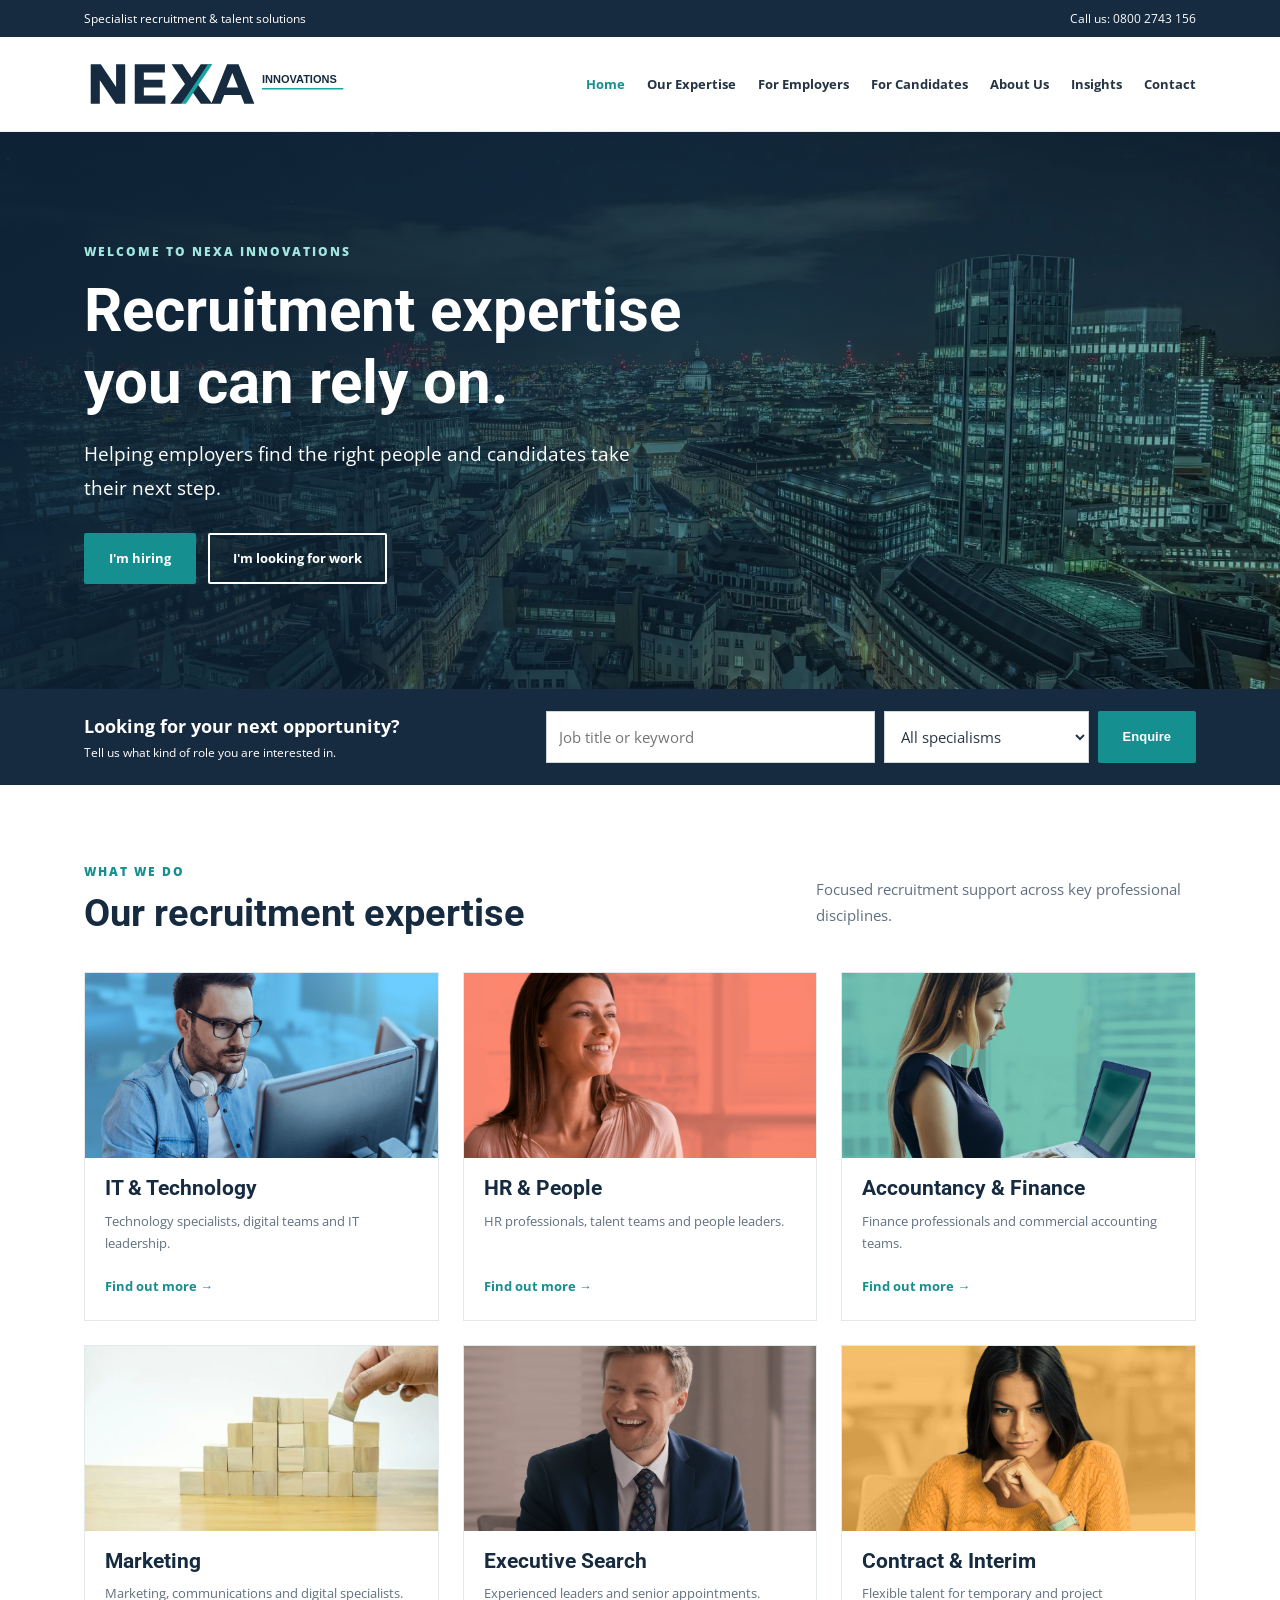
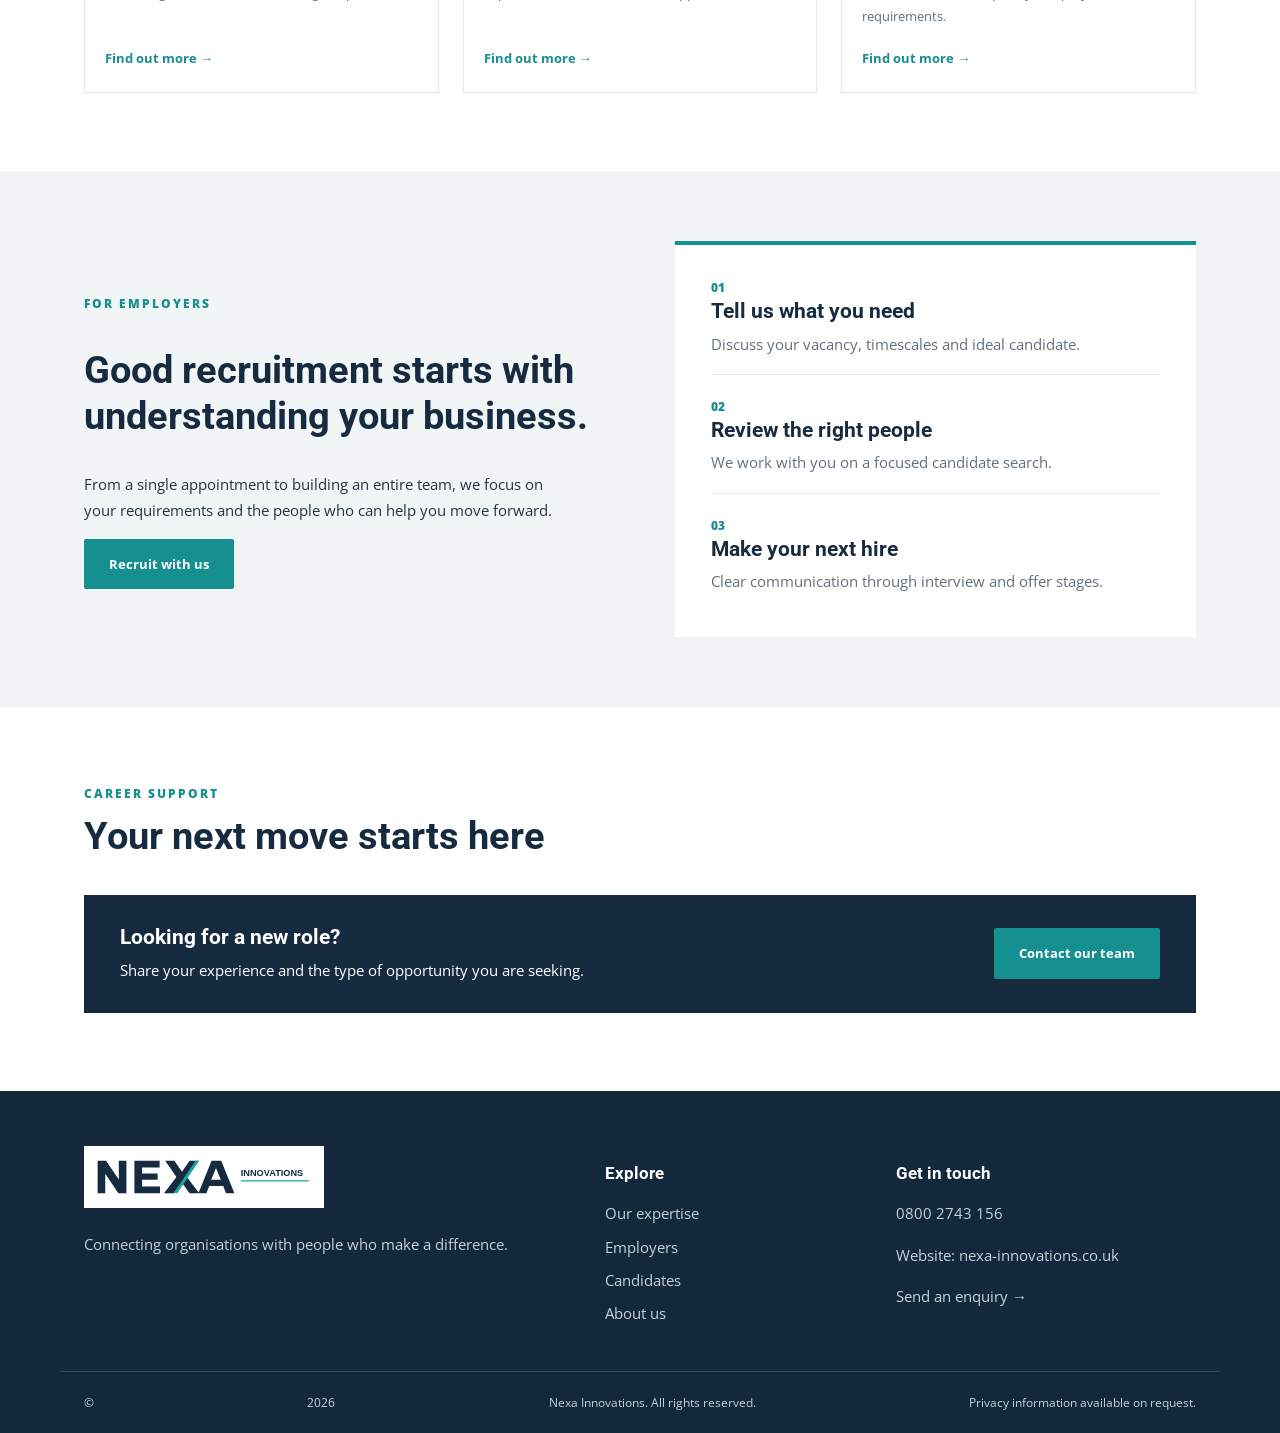
<file: index.html>
<!doctype html><html lang="en-GB"><head><meta charset="utf-8"><meta name="viewport" content="width=device-width, initial-scale=1"><title>Home | Nexa Innovations</title><meta name="description" content="Nexa Innovations – specialist recruitment and talent solutions across IT, HR, accountancy, marketing and executive roles."><link rel="icon" href="/assets/favicon.svg" type="image/svg+xml"><link rel="stylesheet" href="/assets/style.css"></head><body><div class="top"><div class="wrap"><span>Specialist recruitment & talent solutions</span><a href="tel:08002743156">Call us: 0800 2743 156</a></div></div><header><div class="wrap header"><a href="/" aria-label="Nexa Innovations home"><img class="logo" src="/assets/logo.svg" alt="Nexa Innovations"></a><button class="menu" aria-label="Toggle navigation" aria-expanded="false">☰ Menu</button><nav id="nav"><a href="/" class="active">Home</a><a href="/expertise" class="">Our Expertise</a><a href="/employers" class="">For Employers</a><a href="/candidates" class="">For Candidates</a><a href="/about" class="">About Us</a><a href="/insights" class="">Insights</a><a href="/contact" class="">Contact</a></nav></div></header><main><section class="hero"><div class="herooverlay"><div class="wrap"><span class="eyebrow light">WELCOME TO NEXA INNOVATIONS</span><h1>Recruitment expertise<br>you can rely on.</h1><p>Helping employers find the right people and candidates take their next step.</p><div class="buttons"><a class="btn" href="/employers">I'm hiring</a><a class="btn outline" href="/candidates">I'm looking for work</a></div></div></div></section><section class="searchband"><div class="wrap"><div><strong>Looking for your next opportunity?</strong><span>Tell us what kind of role you are interested in.</span></div><form id="roleSearch"><input name="role" aria-label="Job title or keyword" placeholder="Job title or keyword"><select name="sector" aria-label="Sector"><option value="">All specialisms</option><option>IT & Technology</option><option>HR & People</option><option>Accountancy & Finance</option><option>Marketing</option><option>Executive Search</option></select><button class="btn" type="submit">Enquire</button></form></div></section><section class="section wrap"><div class="sectionhead"><div><span class="eyebrow">WHAT WE DO</span><h2>Our recruitment expertise</h2></div><p>Focused recruitment support across key professional disciplines.</p></div><div class="grid"><a class="card" href="/expertise"><img src="/images/it.png" alt=""><div class="cardbody"><h3>IT & Technology</h3><p>Technology specialists, digital teams and IT leadership.</p><span class="textlink">Find out more →</span></div></a><a class="card" href="/expertise"><img src="/images/hr.png" alt=""><div class="cardbody"><h3>HR & People</h3><p>HR professionals, talent teams and people leaders.</p><span class="textlink">Find out more →</span></div></a><a class="card" href="/expertise"><img src="/images/accountancy.png" alt=""><div class="cardbody"><h3>Accountancy & Finance</h3><p>Finance professionals and commercial accounting teams.</p><span class="textlink">Find out more →</span></div></a><a class="card" href="/expertise"><img src="/images/marketing.jpg" alt=""><div class="cardbody"><h3>Marketing</h3><p>Marketing, communications and digital specialists.</p><span class="textlink">Find out more →</span></div></a><a class="card" href="/expertise"><img src="/images/executive.png" alt=""><div class="cardbody"><h3>Executive Search</h3><p>Experienced leaders and senior appointments.</p><span class="textlink">Find out more →</span></div></a><a class="card" href="/expertise"><img src="/images/contract.jpg" alt=""><div class="cardbody"><h3>Contract & Interim</h3><p>Flexible talent for temporary and project requirements.</p><span class="textlink">Find out more →</span></div></a></div></section><section class="split"><div class="wrap splitgrid"><div><span class="eyebrow">FOR EMPLOYERS</span><h2>Good recruitment starts with understanding your business.</h2><p>From a single appointment to building an entire team, we focus on your requirements and the people who can help you move forward.</p><a class="btn" href="/employers">Recruit with us</a></div><div class="panel"><span class="big">01</span><h3>Tell us what you need</h3><p>Discuss your vacancy, timescales and ideal candidate.</p><hr><span class="big">02</span><h3>Review the right people</h3><p>We work with you on a focused candidate search.</p><hr><span class="big">03</span><h3>Make your next hire</h3><p>Clear communication through interview and offer stages.</p></div></div></section><section class="section wrap"><div class="sectionhead"><div><span class="eyebrow">CAREER SUPPORT</span><h2>Your next move starts here</h2></div></div><div class="callout"><div><h3>Looking for a new role?</h3><p>Share your experience and the type of opportunity you are seeking.</p></div><a class="btn" href="/candidates">Contact our team</a></div></section></main><footer><div class="wrap footgrid"><div><img class="footlogo" src="/assets/logo.svg" alt="Nexa Innovations"><p>Connecting organisations with people who make a difference.</p></div><div><h3>Explore</h3><a href="/expertise">Our expertise</a><a href="/employers">Employers</a><a href="/candidates">Candidates</a><a href="/about">About us</a></div><div><h3>Get in touch</h3><a href="tel:08002743156">0800 2743 156</a><p>Website: nexa-innovations.co.uk</p><a href="/contact">Send an enquiry →</a></div></div><div class="wrap bottom">© <span id="year"></span> Nexa Innovations. All rights reserved. <span>Privacy information available on request.</span></div></footer><script src="/assets/script.js"></script></body></html>
</file>
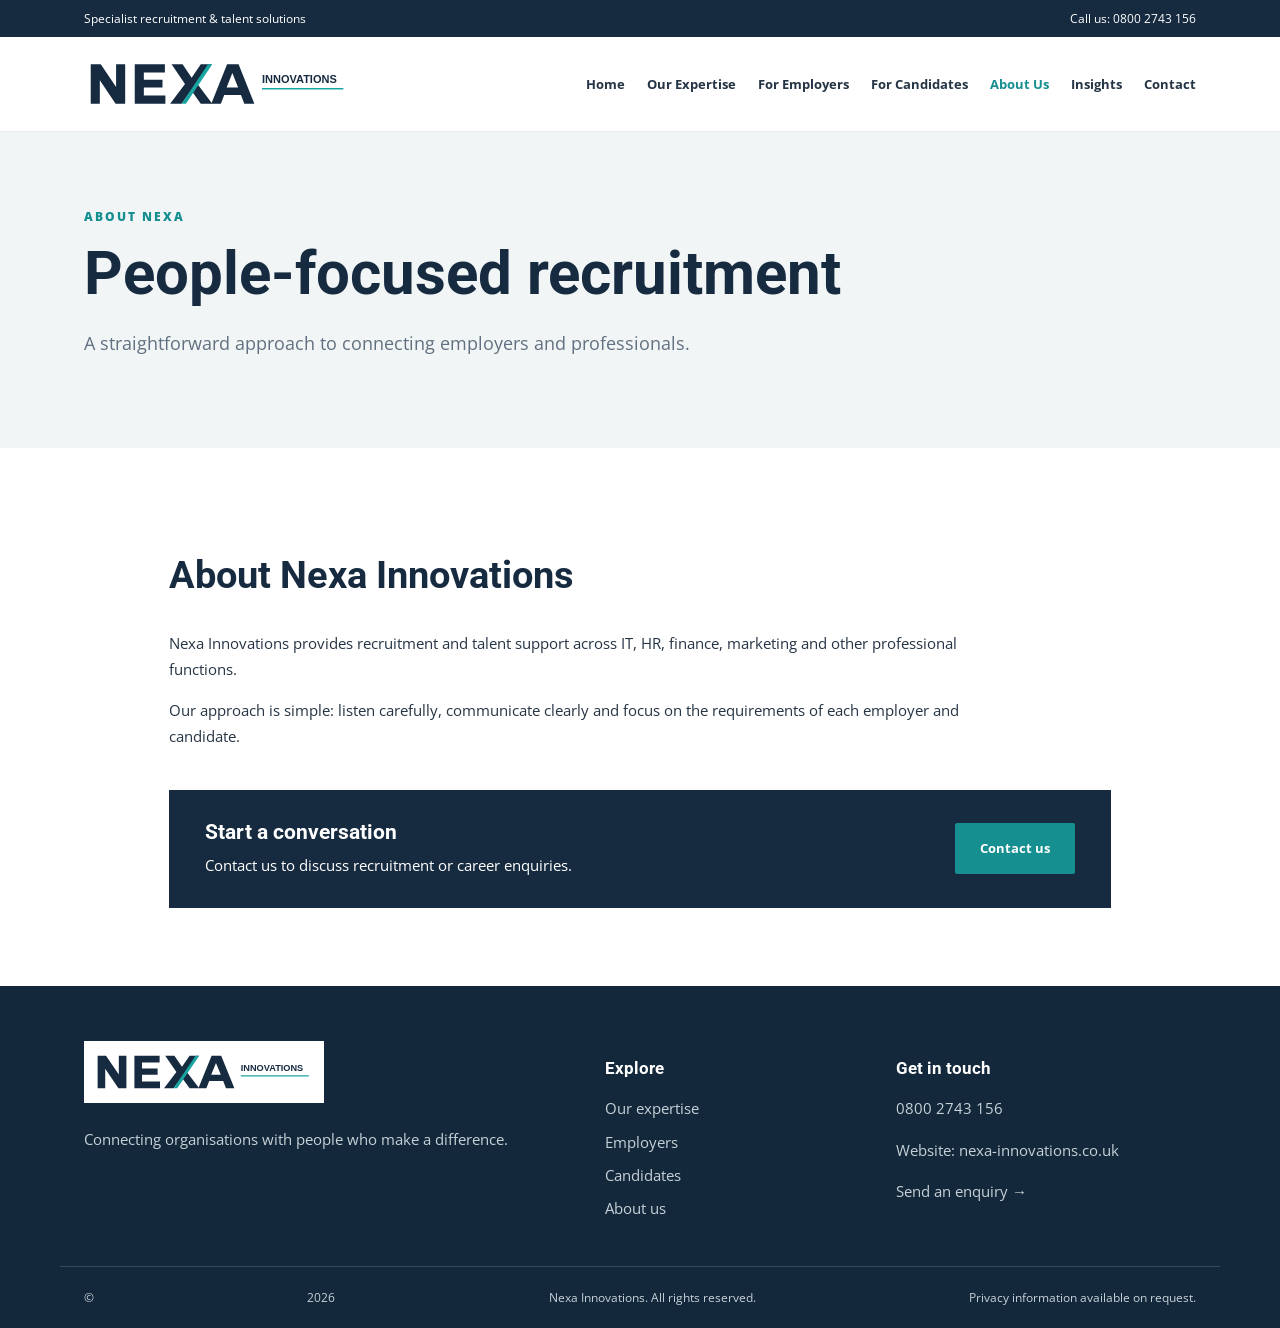
<file: about.html>
<!doctype html><html lang="en-GB"><head><meta charset="utf-8"><meta name="viewport" content="width=device-width, initial-scale=1"><title>About Us | Nexa Innovations</title><meta name="description" content="Nexa Innovations – specialist recruitment and talent solutions across IT, HR, accountancy, marketing and executive roles."><link rel="icon" href="/assets/favicon.svg" type="image/svg+xml"><link rel="stylesheet" href="/assets/style.css"></head><body><div class="top"><div class="wrap"><span>Specialist recruitment & talent solutions</span><a href="tel:08002743156">Call us: 0800 2743 156</a></div></div><header><div class="wrap header"><a href="/" aria-label="Nexa Innovations home"><img class="logo" src="/assets/logo.svg" alt="Nexa Innovations"></a><button class="menu" aria-label="Toggle navigation" aria-expanded="false">☰ Menu</button><nav id="nav"><a href="/" class="">Home</a><a href="/expertise" class="">Our Expertise</a><a href="/employers" class="">For Employers</a><a href="/candidates" class="">For Candidates</a><a href="/about" class="active">About Us</a><a href="/insights" class="">Insights</a><a href="/contact" class="">Contact</a></nav></div></header><main><section class="pagehero"><div class="wrap"><span class="eyebrow">ABOUT NEXA</span><h1>People-focused recruitment</h1><p>A straightforward approach to connecting employers and professionals.</p></div></section><section class="section wrap narrow"><h2>About Nexa Innovations</h2><p>Nexa Innovations provides recruitment and talent support across IT, HR, finance, marketing and other professional functions.</p><p>Our approach is simple: listen carefully, communicate clearly and focus on the requirements of each employer and candidate.</p><div class="callout spaced"><div><h3>Start a conversation</h3><p>Contact us to discuss recruitment or career enquiries.</p></div><a class="btn" href="/contact">Contact us</a></div></section></main><footer><div class="wrap footgrid"><div><img class="footlogo" src="/assets/logo.svg" alt="Nexa Innovations"><p>Connecting organisations with people who make a difference.</p></div><div><h3>Explore</h3><a href="/expertise">Our expertise</a><a href="/employers">Employers</a><a href="/candidates">Candidates</a><a href="/about">About us</a></div><div><h3>Get in touch</h3><a href="tel:08002743156">0800 2743 156</a><p>Website: nexa-innovations.co.uk</p><a href="/contact">Send an enquiry →</a></div></div><div class="wrap bottom">© <span id="year"></span> Nexa Innovations. All rights reserved. <span>Privacy information available on request.</span></div></footer><script src="/assets/script.js"></script></body></html>
</file>
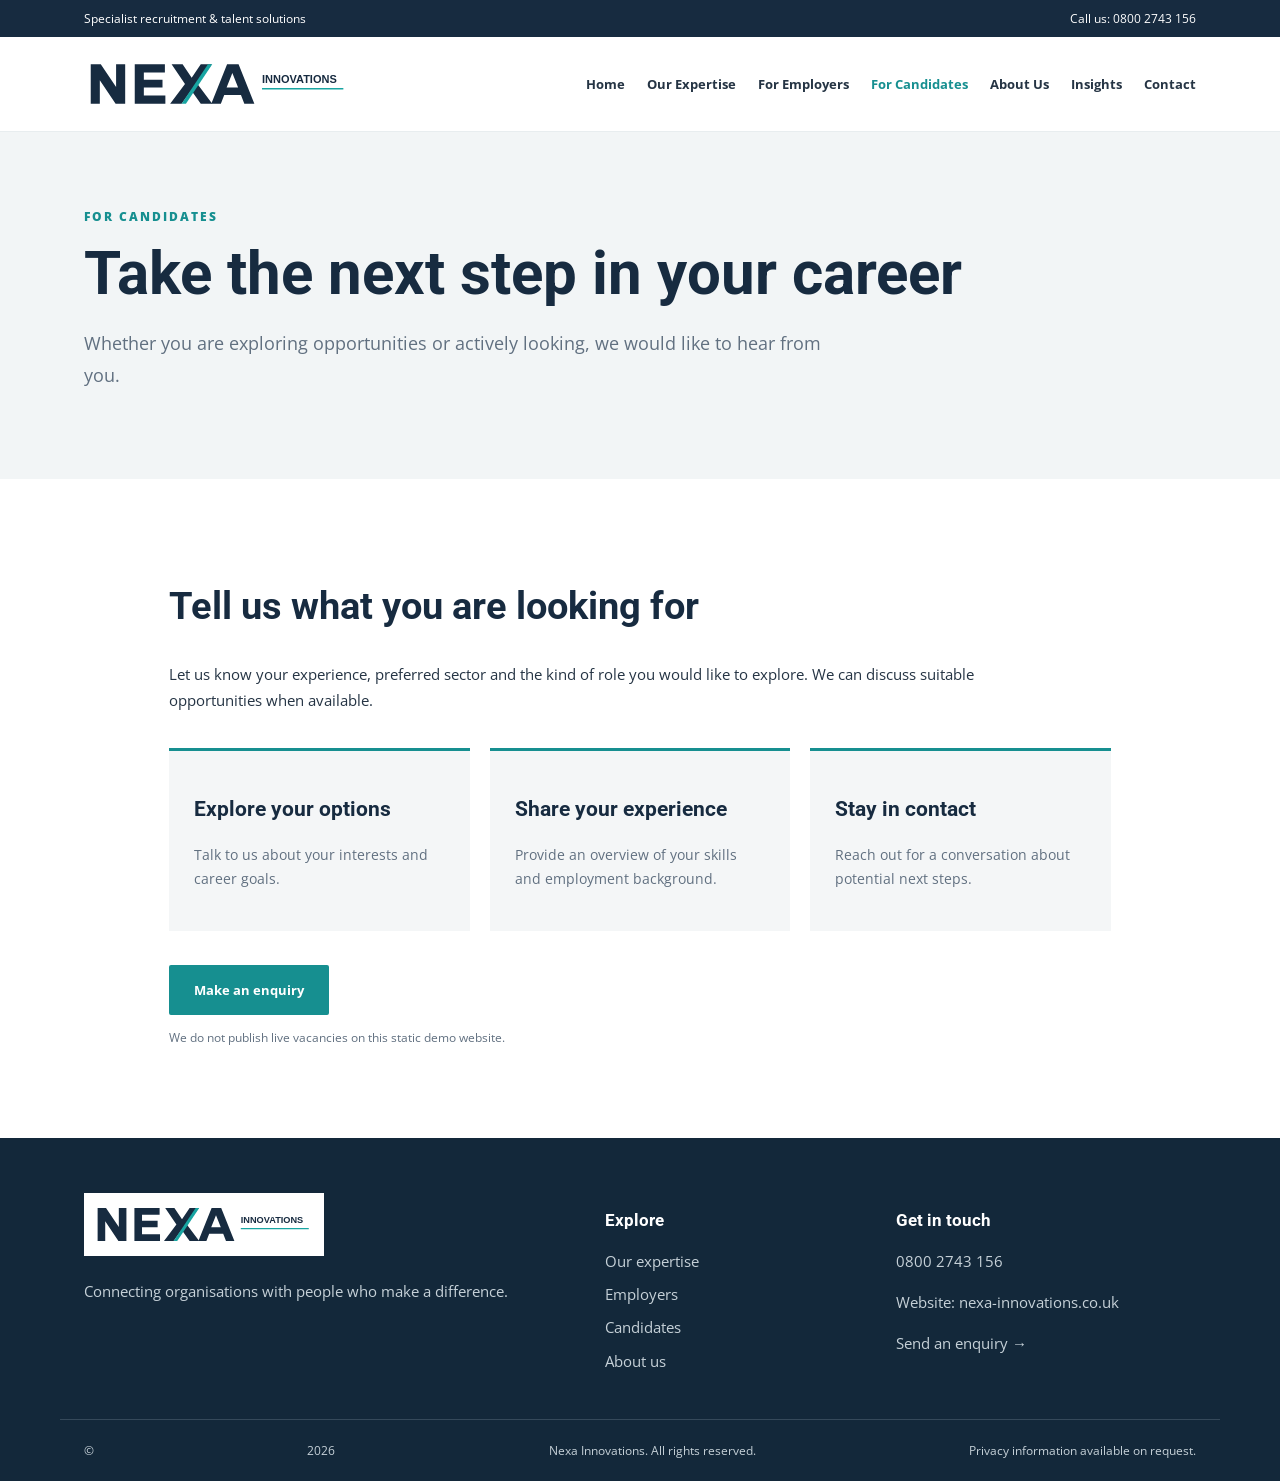
<file: candidates.html>
<!doctype html><html lang="en-GB"><head><meta charset="utf-8"><meta name="viewport" content="width=device-width, initial-scale=1"><title>For Candidates | Nexa Innovations</title><meta name="description" content="Nexa Innovations – specialist recruitment and talent solutions across IT, HR, accountancy, marketing and executive roles."><link rel="icon" href="/assets/favicon.svg" type="image/svg+xml"><link rel="stylesheet" href="/assets/style.css"></head><body><div class="top"><div class="wrap"><span>Specialist recruitment & talent solutions</span><a href="tel:08002743156">Call us: 0800 2743 156</a></div></div><header><div class="wrap header"><a href="/" aria-label="Nexa Innovations home"><img class="logo" src="/assets/logo.svg" alt="Nexa Innovations"></a><button class="menu" aria-label="Toggle navigation" aria-expanded="false">☰ Menu</button><nav id="nav"><a href="/" class="">Home</a><a href="/expertise" class="">Our Expertise</a><a href="/employers" class="">For Employers</a><a href="/candidates" class="active">For Candidates</a><a href="/about" class="">About Us</a><a href="/insights" class="">Insights</a><a href="/contact" class="">Contact</a></nav></div></header><main><section class="pagehero"><div class="wrap"><span class="eyebrow">FOR CANDIDATES</span><h1>Take the next step in your career</h1><p>Whether you are exploring opportunities or actively looking, we would like to hear from you.</p></div></section><section class="section wrap narrow"><h2>Tell us what you are looking for</h2><p>Let us know your experience, preferred sector and the kind of role you would like to explore. We can discuss suitable opportunities when available.</p><div class="features"><article><h3>Explore your options</h3><p>Talk to us about your interests and career goals.</p></article><article><h3>Share your experience</h3><p>Provide an overview of your skills and employment background.</p></article><article><h3>Stay in contact</h3><p>Reach out for a conversation about potential next steps.</p></article></div><a class="btn" href="/contact">Make an enquiry</a><p class="small">We do not publish live vacancies on this static demo website.</p></section></main><footer><div class="wrap footgrid"><div><img class="footlogo" src="/assets/logo.svg" alt="Nexa Innovations"><p>Connecting organisations with people who make a difference.</p></div><div><h3>Explore</h3><a href="/expertise">Our expertise</a><a href="/employers">Employers</a><a href="/candidates">Candidates</a><a href="/about">About us</a></div><div><h3>Get in touch</h3><a href="tel:08002743156">0800 2743 156</a><p>Website: nexa-innovations.co.uk</p><a href="/contact">Send an enquiry →</a></div></div><div class="wrap bottom">© <span id="year"></span> Nexa Innovations. All rights reserved. <span>Privacy information available on request.</span></div></footer><script src="/assets/script.js"></script></body></html>
</file>
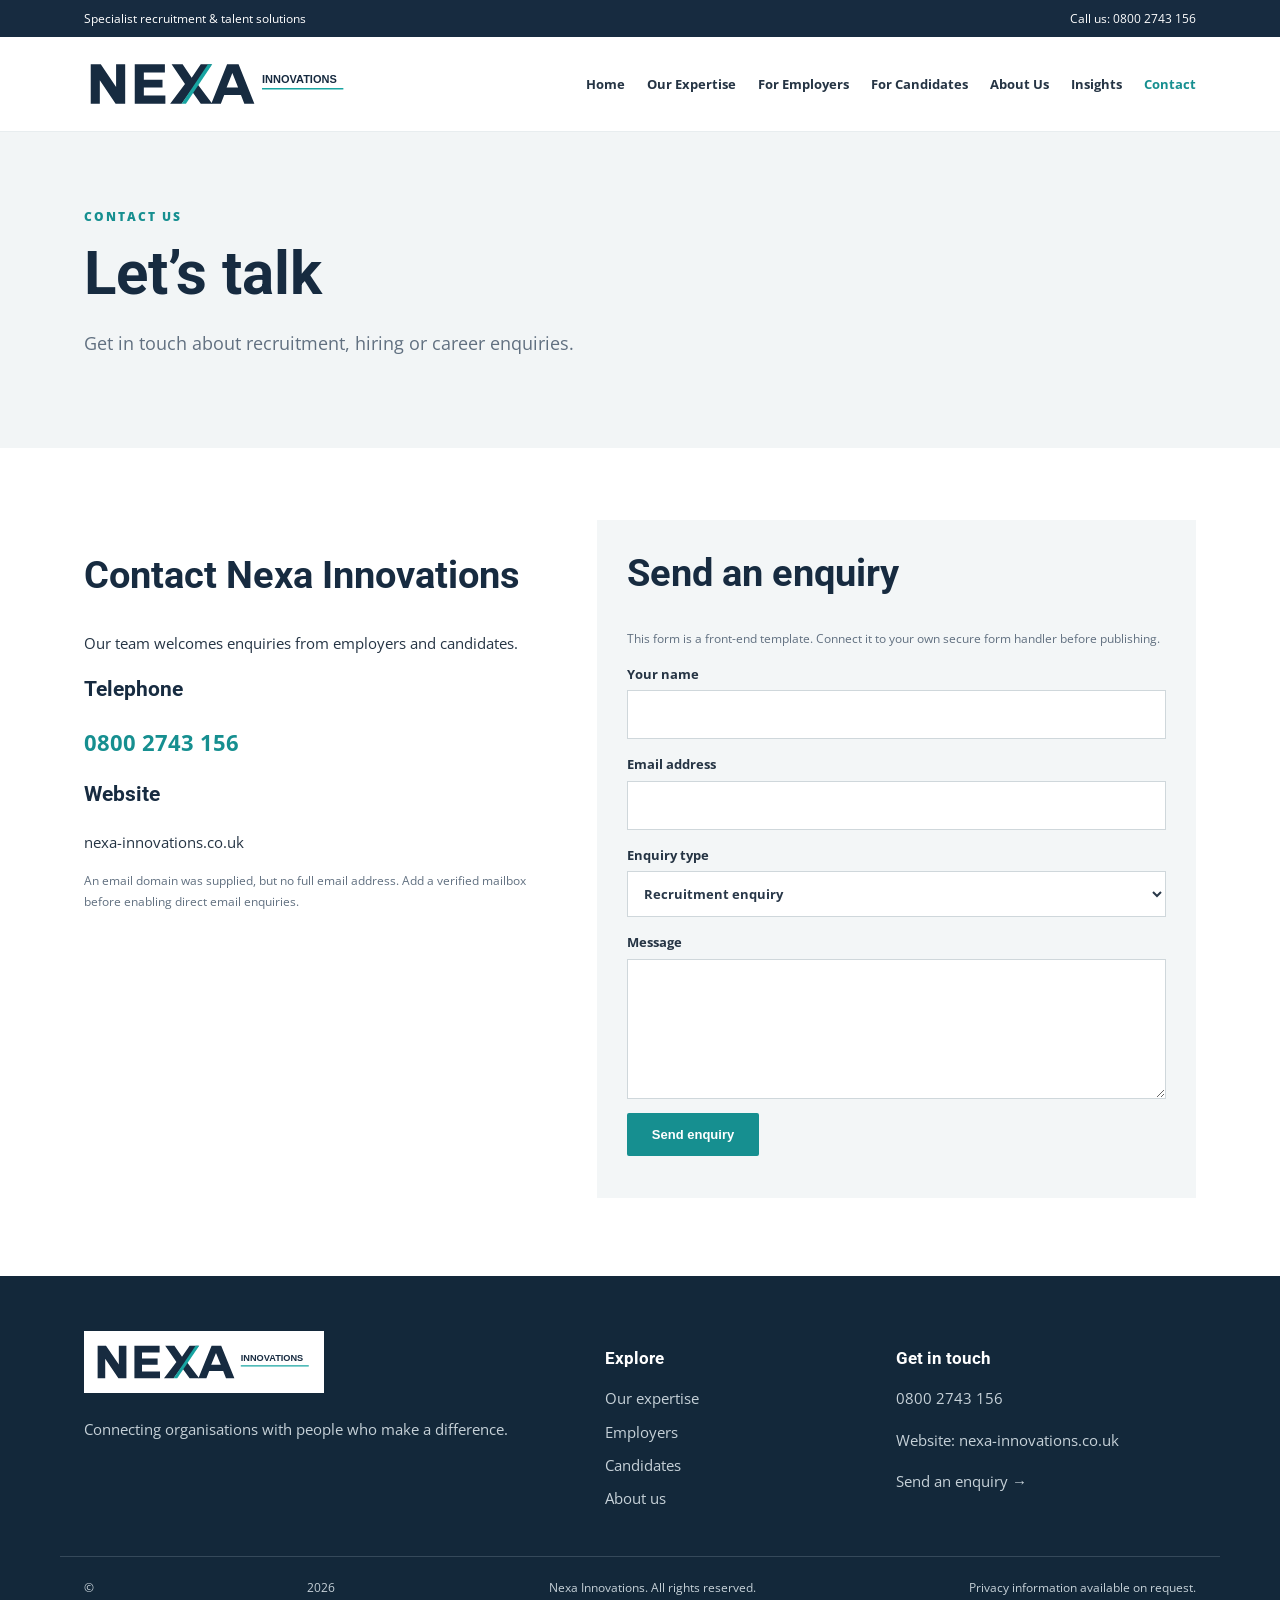
<file: contact.html>
<!doctype html><html lang="en-GB"><head><meta charset="utf-8"><meta name="viewport" content="width=device-width, initial-scale=1"><title>Contact | Nexa Innovations</title><meta name="description" content="Nexa Innovations – specialist recruitment and talent solutions across IT, HR, accountancy, marketing and executive roles."><link rel="icon" href="/assets/favicon.svg" type="image/svg+xml"><link rel="stylesheet" href="/assets/style.css"></head><body><div class="top"><div class="wrap"><span>Specialist recruitment & talent solutions</span><a href="tel:08002743156">Call us: 0800 2743 156</a></div></div><header><div class="wrap header"><a href="/" aria-label="Nexa Innovations home"><img class="logo" src="/assets/logo.svg" alt="Nexa Innovations"></a><button class="menu" aria-label="Toggle navigation" aria-expanded="false">☰ Menu</button><nav id="nav"><a href="/" class="">Home</a><a href="/expertise" class="">Our Expertise</a><a href="/employers" class="">For Employers</a><a href="/candidates" class="">For Candidates</a><a href="/about" class="">About Us</a><a href="/insights" class="">Insights</a><a href="/contact" class="active">Contact</a></nav></div></header><main><section class="pagehero"><div class="wrap"><span class="eyebrow">CONTACT US</span><h1>Let’s talk</h1><p>Get in touch about recruitment, hiring or career enquiries.</p></div></section><section class="section wrap contactgrid"><div><h2>Contact Nexa Innovations</h2><p>Our team welcomes enquiries from employers and candidates.</p><h3>Telephone</h3><p><a class="contactphone" href="tel:08002743156">0800 2743 156</a></p><h3>Website</h3><p>nexa-innovations.co.uk</p><p class="small">An email domain was supplied, but no full email address. Add a verified mailbox before enabling direct email enquiries.</p></div><div class="formbox"><h2>Send an enquiry</h2><p class="small">This form is a front-end template. Connect it to your own secure form handler before publishing.</p><form id="contactForm"><label>Your name<input name="name" required autocomplete="name"></label><label>Email address<input name="email" type="email" required autocomplete="email"></label><label>Enquiry type<select name="type"><option>Recruitment enquiry</option><option>Career enquiry</option><option>General enquiry</option></select></label><label>Message<textarea name="message" rows="5" required></textarea></label><button class="btn" type="submit">Send enquiry</button><p id="formStatus" role="status" class="small"></p></form></div></section></main><footer><div class="wrap footgrid"><div><img class="footlogo" src="/assets/logo.svg" alt="Nexa Innovations"><p>Connecting organisations with people who make a difference.</p></div><div><h3>Explore</h3><a href="/expertise">Our expertise</a><a href="/employers">Employers</a><a href="/candidates">Candidates</a><a href="/about">About us</a></div><div><h3>Get in touch</h3><a href="tel:08002743156">0800 2743 156</a><p>Website: nexa-innovations.co.uk</p><a href="/contact">Send an enquiry →</a></div></div><div class="wrap bottom">© <span id="year"></span> Nexa Innovations. All rights reserved. <span>Privacy information available on request.</span></div></footer><script src="/assets/script.js"></script></body></html>
</file>
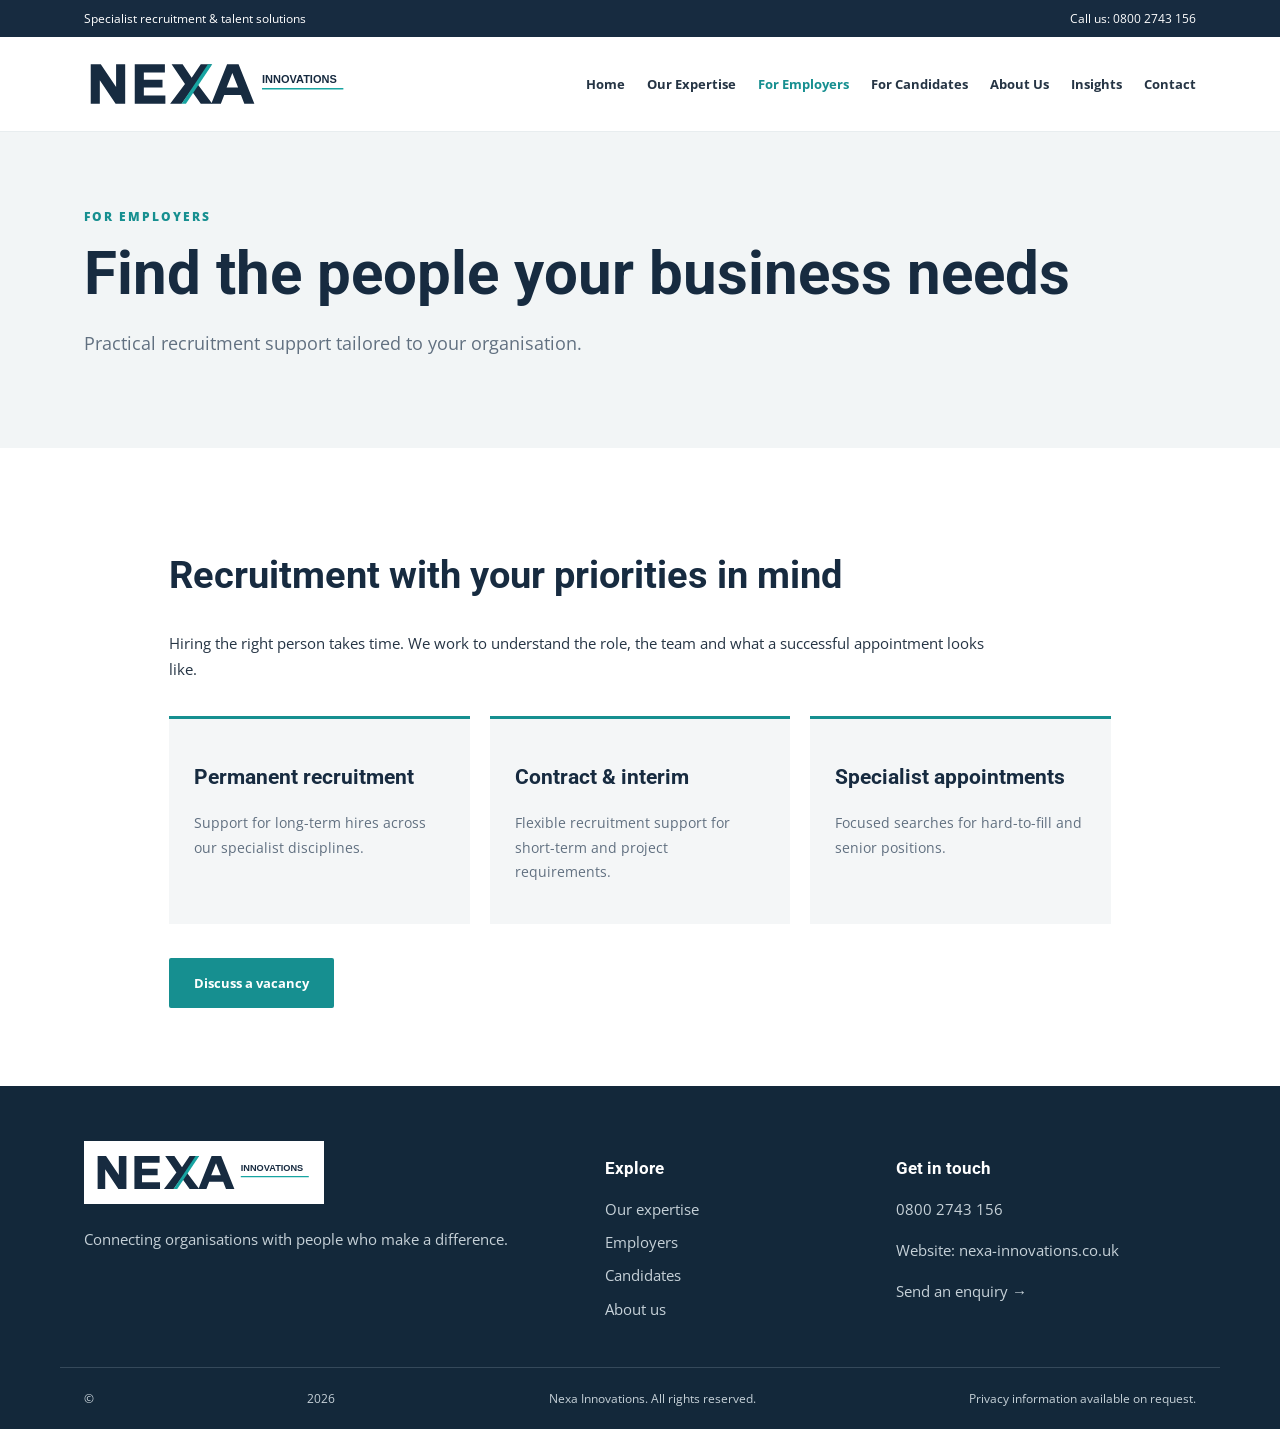
<file: employers.html>
<!doctype html><html lang="en-GB"><head><meta charset="utf-8"><meta name="viewport" content="width=device-width, initial-scale=1"><title>For Employers | Nexa Innovations</title><meta name="description" content="Nexa Innovations – specialist recruitment and talent solutions across IT, HR, accountancy, marketing and executive roles."><link rel="icon" href="/assets/favicon.svg" type="image/svg+xml"><link rel="stylesheet" href="/assets/style.css"></head><body><div class="top"><div class="wrap"><span>Specialist recruitment & talent solutions</span><a href="tel:08002743156">Call us: 0800 2743 156</a></div></div><header><div class="wrap header"><a href="/" aria-label="Nexa Innovations home"><img class="logo" src="/assets/logo.svg" alt="Nexa Innovations"></a><button class="menu" aria-label="Toggle navigation" aria-expanded="false">☰ Menu</button><nav id="nav"><a href="/" class="">Home</a><a href="/expertise" class="">Our Expertise</a><a href="/employers" class="active">For Employers</a><a href="/candidates" class="">For Candidates</a><a href="/about" class="">About Us</a><a href="/insights" class="">Insights</a><a href="/contact" class="">Contact</a></nav></div></header><main><section class="pagehero"><div class="wrap"><span class="eyebrow">FOR EMPLOYERS</span><h1>Find the people your business needs</h1><p>Practical recruitment support tailored to your organisation.</p></div></section><section class="section wrap narrow"><h2>Recruitment with your priorities in mind</h2><p>Hiring the right person takes time. We work to understand the role, the team and what a successful appointment looks like.</p><div class="features"><article><h3>Permanent recruitment</h3><p>Support for long-term hires across our specialist disciplines.</p></article><article><h3>Contract & interim</h3><p>Flexible recruitment support for short-term and project requirements.</p></article><article><h3>Specialist appointments</h3><p>Focused searches for hard-to-fill and senior positions.</p></article></div><a class="btn" href="/contact">Discuss a vacancy</a></section></main><footer><div class="wrap footgrid"><div><img class="footlogo" src="/assets/logo.svg" alt="Nexa Innovations"><p>Connecting organisations with people who make a difference.</p></div><div><h3>Explore</h3><a href="/expertise">Our expertise</a><a href="/employers">Employers</a><a href="/candidates">Candidates</a><a href="/about">About us</a></div><div><h3>Get in touch</h3><a href="tel:08002743156">0800 2743 156</a><p>Website: nexa-innovations.co.uk</p><a href="/contact">Send an enquiry →</a></div></div><div class="wrap bottom">© <span id="year"></span> Nexa Innovations. All rights reserved. <span>Privacy information available on request.</span></div></footer><script src="/assets/script.js"></script></body></html>
</file>
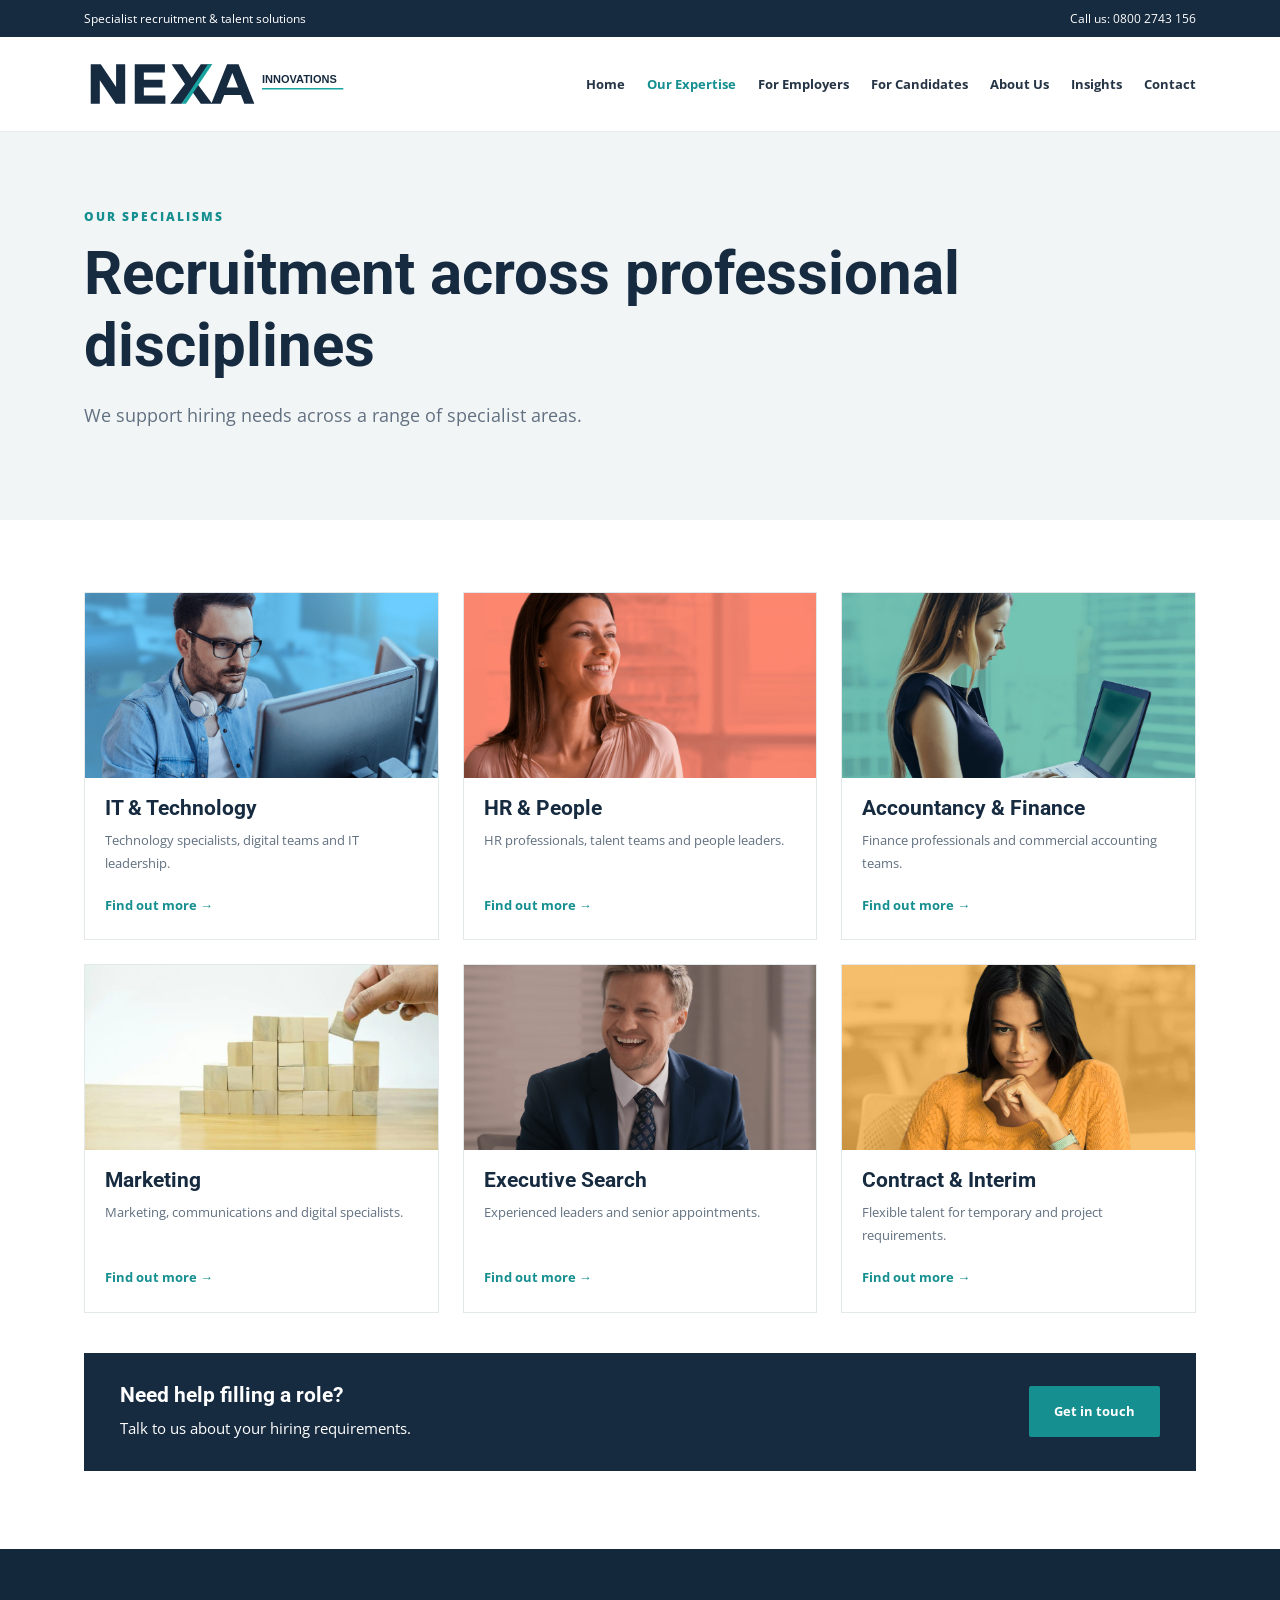
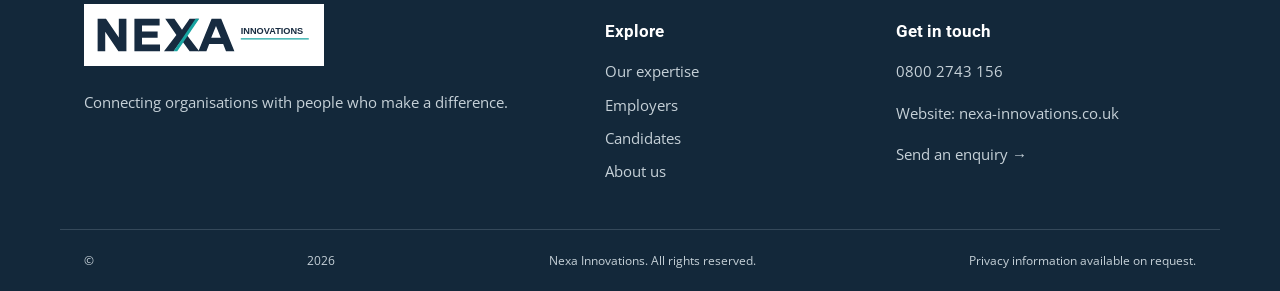
<file: expertise.html>
<!doctype html><html lang="en-GB"><head><meta charset="utf-8"><meta name="viewport" content="width=device-width, initial-scale=1"><title>Our Expertise | Nexa Innovations</title><meta name="description" content="Nexa Innovations – specialist recruitment and talent solutions across IT, HR, accountancy, marketing and executive roles."><link rel="icon" href="/assets/favicon.svg" type="image/svg+xml"><link rel="stylesheet" href="/assets/style.css"></head><body><div class="top"><div class="wrap"><span>Specialist recruitment & talent solutions</span><a href="tel:08002743156">Call us: 0800 2743 156</a></div></div><header><div class="wrap header"><a href="/" aria-label="Nexa Innovations home"><img class="logo" src="/assets/logo.svg" alt="Nexa Innovations"></a><button class="menu" aria-label="Toggle navigation" aria-expanded="false">☰ Menu</button><nav id="nav"><a href="/" class="">Home</a><a href="/expertise" class="active">Our Expertise</a><a href="/employers" class="">For Employers</a><a href="/candidates" class="">For Candidates</a><a href="/about" class="">About Us</a><a href="/insights" class="">Insights</a><a href="/contact" class="">Contact</a></nav></div></header><main><section class="pagehero"><div class="wrap"><span class="eyebrow">OUR SPECIALISMS</span><h1>Recruitment across professional disciplines</h1><p>We support hiring needs across a range of specialist areas.</p></div></section><section class="section wrap"><div class="grid"><a class="card" href="/expertise"><img src="/images/it.png" alt=""><div class="cardbody"><h3>IT & Technology</h3><p>Technology specialists, digital teams and IT leadership.</p><span class="textlink">Find out more →</span></div></a><a class="card" href="/expertise"><img src="/images/hr.png" alt=""><div class="cardbody"><h3>HR & People</h3><p>HR professionals, talent teams and people leaders.</p><span class="textlink">Find out more →</span></div></a><a class="card" href="/expertise"><img src="/images/accountancy.png" alt=""><div class="cardbody"><h3>Accountancy & Finance</h3><p>Finance professionals and commercial accounting teams.</p><span class="textlink">Find out more →</span></div></a><a class="card" href="/expertise"><img src="/images/marketing.jpg" alt=""><div class="cardbody"><h3>Marketing</h3><p>Marketing, communications and digital specialists.</p><span class="textlink">Find out more →</span></div></a><a class="card" href="/expertise"><img src="/images/executive.png" alt=""><div class="cardbody"><h3>Executive Search</h3><p>Experienced leaders and senior appointments.</p><span class="textlink">Find out more →</span></div></a><a class="card" href="/expertise"><img src="/images/contract.jpg" alt=""><div class="cardbody"><h3>Contract & Interim</h3><p>Flexible talent for temporary and project requirements.</p><span class="textlink">Find out more →</span></div></a></div><div class="callout spaced"><div><h3>Need help filling a role?</h3><p>Talk to us about your hiring requirements.</p></div><a class="btn" href="/contact">Get in touch</a></div></section></main><footer><div class="wrap footgrid"><div><img class="footlogo" src="/assets/logo.svg" alt="Nexa Innovations"><p>Connecting organisations with people who make a difference.</p></div><div><h3>Explore</h3><a href="/expertise">Our expertise</a><a href="/employers">Employers</a><a href="/candidates">Candidates</a><a href="/about">About us</a></div><div><h3>Get in touch</h3><a href="tel:08002743156">0800 2743 156</a><p>Website: nexa-innovations.co.uk</p><a href="/contact">Send an enquiry →</a></div></div><div class="wrap bottom">© <span id="year"></span> Nexa Innovations. All rights reserved. <span>Privacy information available on request.</span></div></footer><script src="/assets/script.js"></script></body></html>
</file>
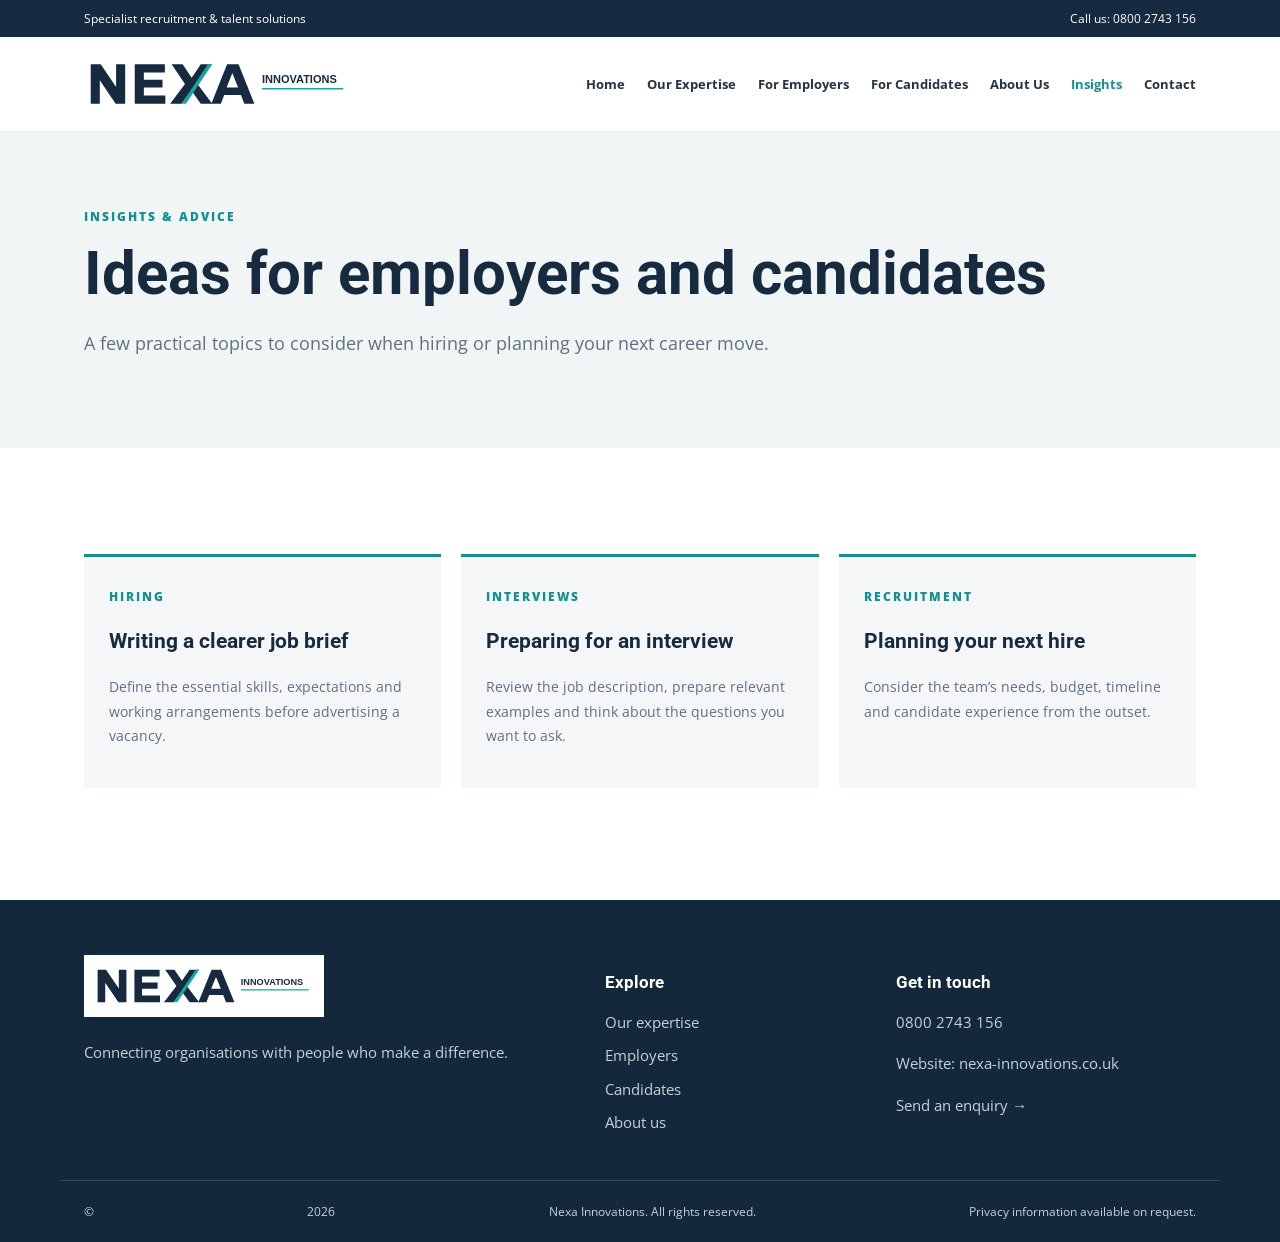
<file: insights.html>
<!doctype html><html lang="en-GB"><head><meta charset="utf-8"><meta name="viewport" content="width=device-width, initial-scale=1"><title>Insights | Nexa Innovations</title><meta name="description" content="Nexa Innovations – specialist recruitment and talent solutions across IT, HR, accountancy, marketing and executive roles."><link rel="icon" href="/assets/favicon.svg" type="image/svg+xml"><link rel="stylesheet" href="/assets/style.css"></head><body><div class="top"><div class="wrap"><span>Specialist recruitment & talent solutions</span><a href="tel:08002743156">Call us: 0800 2743 156</a></div></div><header><div class="wrap header"><a href="/" aria-label="Nexa Innovations home"><img class="logo" src="/assets/logo.svg" alt="Nexa Innovations"></a><button class="menu" aria-label="Toggle navigation" aria-expanded="false">☰ Menu</button><nav id="nav"><a href="/" class="">Home</a><a href="/expertise" class="">Our Expertise</a><a href="/employers" class="">For Employers</a><a href="/candidates" class="">For Candidates</a><a href="/about" class="">About Us</a><a href="/insights" class="active">Insights</a><a href="/contact" class="">Contact</a></nav></div></header><main><section class="pagehero"><div class="wrap"><span class="eyebrow">INSIGHTS & ADVICE</span><h1>Ideas for employers and candidates</h1><p>A few practical topics to consider when hiring or planning your next career move.</p></div></section><section class="section wrap"><div class="features"><article><span class="eyebrow">HIRING</span><h3>Writing a clearer job brief</h3><p>Define the essential skills, expectations and working arrangements before advertising a vacancy.</p></article><article><span class="eyebrow">INTERVIEWS</span><h3>Preparing for an interview</h3><p>Review the job description, prepare relevant examples and think about the questions you want to ask.</p></article><article><span class="eyebrow">RECRUITMENT</span><h3>Planning your next hire</h3><p>Consider the team’s needs, budget, timeline and candidate experience from the outset.</p></article></div></section></main><footer><div class="wrap footgrid"><div><img class="footlogo" src="/assets/logo.svg" alt="Nexa Innovations"><p>Connecting organisations with people who make a difference.</p></div><div><h3>Explore</h3><a href="/expertise">Our expertise</a><a href="/employers">Employers</a><a href="/candidates">Candidates</a><a href="/about">About us</a></div><div><h3>Get in touch</h3><a href="tel:08002743156">0800 2743 156</a><p>Website: nexa-innovations.co.uk</p><a href="/contact">Send an enquiry →</a></div></div><div class="wrap bottom">© <span id="year"></span> Nexa Innovations. All rights reserved. <span>Privacy information available on request.</span></div></footer><script src="/assets/script.js"></script></body></html>
</file>
<file: assets/style.css>
@import url('https://fonts.googleapis.com/css2?family=Open+Sans:wght@400;500;600;700&family=Roboto:wght@400;500;700;800&display=swap');:root{--navy:#172b40;--teal:#168f90;--muted:#617080;--pale:#f2f5f6}*{box-sizing:border-box}body{margin:0;color:#253444;background:white;font:15px/1.75 'Open Sans',Arial,sans-serif}h1,h2,h3{font-family:Roboto,Arial,sans-serif;line-height:1.2;color:var(--navy)}h1{font-size:clamp(37px,5vw,60px)}h2{font-size:clamp(28px,3vw,39px)}h3{font-size:21px}a{color:inherit;text-decoration:none}a:hover{color:var(--teal)}.wrap{max-width:1160px;margin:auto;padding:0 24px}.top{background:var(--navy);color:white;font-size:12px}.top .wrap{display:flex;justify-content:space-between;padding-top:8px;padding-bottom:8px}.top a:hover{color:white;text-decoration:underline}header{background:#fff;position:relative;z-index:3;border-bottom:1px solid #e8edef}.header{display:flex;align-items:center;justify-content:space-between;min-height:94px;gap:24px}.logo{width:268px;max-width:100%;height:auto;display:block}nav{display:flex;gap:22px;align-items:center}nav a{font-size:13px;font-weight:700;white-space:nowrap}nav a.active{color:var(--teal)}.menu{display:none}.hero{background:linear-gradient(90deg,rgba(13,35,55,.88),rgba(13,35,55,.18)),url('/images/hero.jpg') center/cover;min-height:485px;color:#fff}.herooverlay{padding:105px 0}.hero h1{color:#fff;margin:12px 0 16px}.hero p{font-size:19px;max-width:570px}.eyebrow{color:var(--teal);font-size:12px;letter-spacing:2px;font-weight:800}.eyebrow.light{color:#a2e6e0}.buttons{display:flex;gap:12px;flex-wrap:wrap;margin-top:28px}.btn{background:var(--teal);color:white!important;border:2px solid var(--teal);padding:12px 23px;display:inline-block;font-weight:700;font-size:13px;cursor:pointer;border-radius:2px;text-align:center}.btn:hover{background:#116f71}.btn.outline{background:transparent;border-color:white}.searchband{background:var(--navy);color:#fff;padding:22px 0}.searchband>.wrap{display:flex;align-items:center;justify-content:space-between;gap:28px}.searchband strong,.searchband span{display:block}.searchband strong{font-size:18px}.searchband span{font-size:12px}.searchband form{display:flex;gap:9px;flex:1;max-width:650px}input,select,textarea{font:inherit;border:1px solid #cfd7db;background:#fff;padding:12px;color:#293849;min-width:0}input:focus,select:focus,textarea:focus{outline:2px solid var(--teal);outline-offset:1px}.searchband input{flex:1}.searchband select{max-width:210px}.section{padding-top:72px;padding-bottom:78px}.sectionhead{display:flex;justify-content:space-between;align-items:end;gap:30px;margin-bottom:29px}.sectionhead h2{margin:7px 0}.sectionhead>p{max-width:380px;color:var(--muted)}.grid{display:grid;grid-template-columns:repeat(3,1fr);gap:24px}.card{display:block;border:1px solid #e3e9eb;background:#fff;transition:box-shadow .2s}.card:hover{box-shadow:0 8px 26px #172b401c}.card img{display:block;width:100%;height:185px;object-fit:cover}.cardbody{padding:18px 20px 22px}.cardbody h3{margin:0 0 8px}.cardbody p{color:var(--muted);font-size:13px;min-height:48px;margin:0 0 14px}.textlink{color:var(--teal);font-size:13px;font-weight:700}.split{background:var(--pale);padding:70px 0}.splitgrid{display:grid;grid-template-columns:1fr 1fr;gap:70px;align-items:center}.splitgrid p{max-width:480px}.panel{background:white;padding:28px 36px;border-top:4px solid var(--teal)}.panel h3{margin:0 0 6px}.panel p{margin:0 0 15px;color:var(--muted)}.panel hr{border:0;border-top:1px solid #e7ebed;margin:17px 0}.big{font-size:12px;font-weight:800;color:var(--teal)}.callout{background:var(--navy);color:#fff;padding:30px 36px;display:flex;justify-content:space-between;align-items:center;gap:20px}.callout h3{color:#fff;margin:0 0 7px}.callout p{margin:0}.spaced{margin-top:40px}.pagehero{background:var(--pale);padding:70px 0}.pagehero h1{margin:10px 0}.pagehero p{font-size:18px;color:var(--muted);max-width:760px}.narrow{max-width:990px}.narrow>p{max-width:820px}.features{display:grid;grid-template-columns:repeat(3,1fr);gap:20px;margin:34px 0}.features article{background:#f4f6f7;padding:25px;border-top:3px solid var(--teal)}.features article p{color:var(--muted);font-size:14px}.contactgrid{display:grid;grid-template-columns:.85fr 1.15fr;gap:70px}.contactphone{font-size:22px;font-weight:700;color:var(--teal)}.formbox{padding:30px;background:#f3f6f7}.formbox h2{margin-top:0}.formbox label{display:block;font-weight:700;font-size:13px;margin:14px 0}.formbox input,.formbox select,.formbox textarea{display:block;width:100%;margin-top:5px}.small{font-size:12px;color:var(--muted)}footer{background:#13283a;color:#c6d1d8;padding:55px 0 0}.footgrid{display:grid;grid-template-columns:2fr 1fr 1.3fr;gap:60px}.footlogo{width:240px;max-width:100%;background:#fff;padding:8px}.footgrid h3{color:#fff;font-size:17px}.footgrid a{display:block;margin:7px 0}.bottom{border-top:1px solid #35495a;margin-top:38px;padding-top:20px;padding-bottom:20px;display:flex;justify-content:space-between;gap:20px;font-size:12px}@media(max-width:1050px){.header{flex-wrap:wrap}.menu{display:block;border:1px solid #cad2d7;background:white;padding:9px 15px;color:var(--navy);cursor:pointer}nav{display:none;width:100%;padding-bottom:18px;flex-wrap:wrap}nav.open{display:flex}}@media(max-width:700px){.top .wrap{gap:10px;flex-wrap:wrap}.herooverlay{padding:65px 0}.hero{min-height:380px}.searchband>.wrap,.searchband form,.sectionhead,.callout{display:block}.searchband form>*{width:100%;max-width:none!important;margin-top:8px}.grid,.features,.splitgrid,.contactgrid,.footgrid{grid-template-columns:1fr}.section{padding-top:50px;padding-bottom:55px}.card img{height:210px}.splitgrid,.contactgrid{gap:25px}.callout .btn{margin-top:20px}.bottom{display:block}.footgrid{gap:20px}}
</file>
